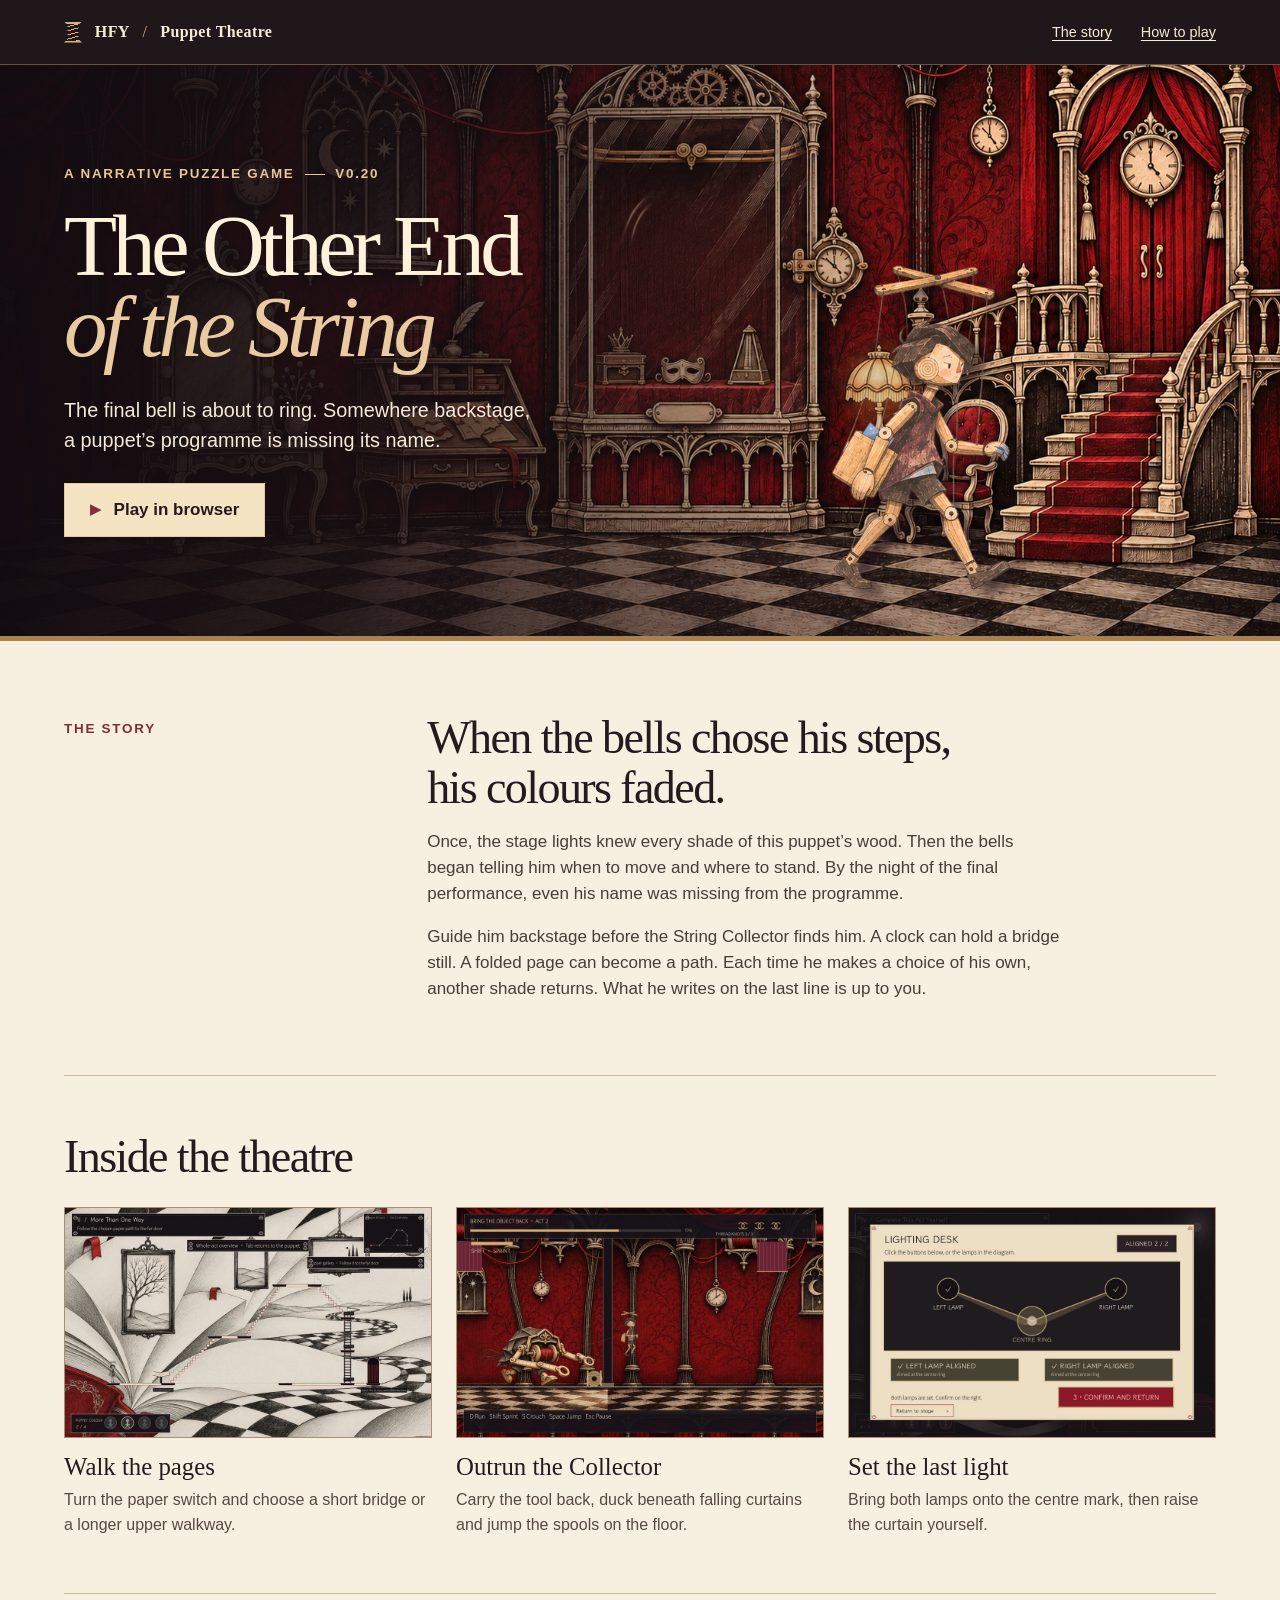
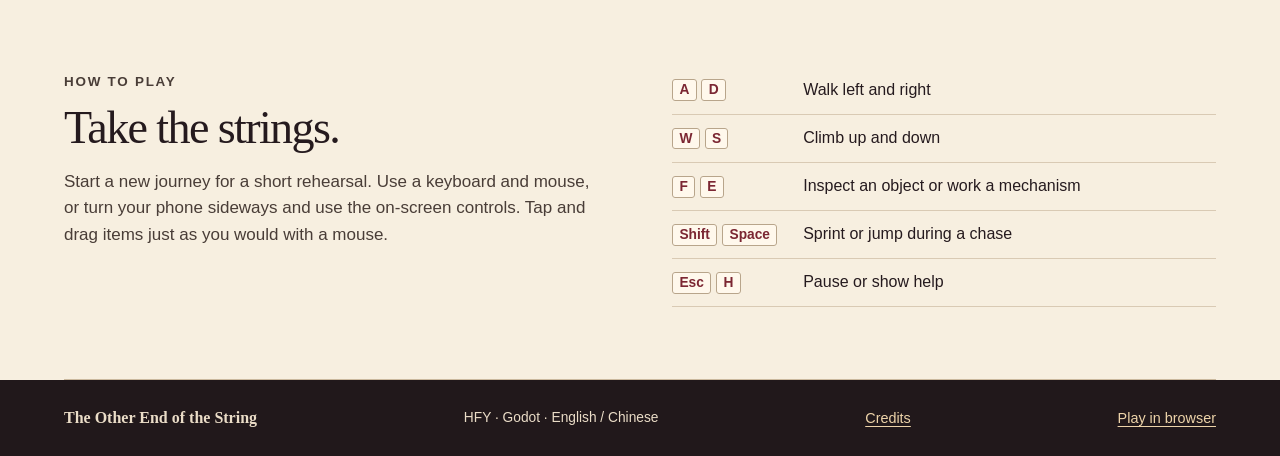
<file: index.html>
<!doctype html>
<html lang="en">
<head>
  <meta charset="utf-8">
  <meta name="viewport" content="width=device-width,initial-scale=1">
  <meta name="description" content="A hand-drawn puppet theatre adventure. Explore four mechanical stages, escape the String Collector and choose the last line of your own programme. Play in your browser.">
  <meta name="theme-color" content="#21181a">
  <title>The Other End of the String · Play online</title>
  <link rel="icon" href="stage.icon.png">
  <link rel="stylesheet" href="site.css">
</head>
<body>
  <header class="mast"><div class="mast-inner"><a href="./" class="brand"><span class="spool" aria-hidden="true"></span> HFY <span class="light">/</span> Puppet Theatre</a><nav aria-label="Page navigation"><a href="#story">The story</a><a href="#controls">How to play</a></nav></div></header>
  <main>
    <section class="stage" aria-labelledby="game-title">
      <img class="stage-scene" src="waiting-hall.webp" alt="" fetchpriority="high">
      <img class="actor" src="walking-puppet.webp" alt="A wooden marionette suspended from a crossbar">
      <div class="intro"><p class="kicker">A narrative puzzle game <i></i> v0.20</p>
        <h1 id="game-title">The Other End<br><em>of the String</em></h1>
        <p class="logline">The final bell is about to ring. Somewhere backstage, a puppet’s programme is missing its name.</p>
        <a class="play" href="play.html"><span aria-hidden="true">▶</span> Play in browser</a>
      </div>
    </section>
    <div class="paper">
      <section id="story" class="story wrap"><div class="chapter-label">The story</div><div>
        <h2>When the bells chose his steps,<br class="wide"> his colours faded.</h2>
        <p>Once, the stage lights knew every shade of this puppet’s wood. Then the bells began telling him when to move and where to stand. By the night of the final performance, even his name was missing from the programme.</p>
        <p>Guide him backstage before the String Collector finds him. A clock can hold a bridge still. A folded page can become a path. Each time he makes a choice of his own, another shade returns. What he writes on the last line is up to you.</p>
      </div></section>
      <section class="acts wrap" aria-labelledby="in-game"><div class="section-head"><h2 id="in-game">Inside the theatre</h2></div>
        <div class="stills">
          <figure><img src="paper-atrium.webp" width="960" height="600" loading="lazy" alt="A folded book opens a route above the floor of the Paper Atrium."><figcaption><h3>Walk the pages</h3><p>Turn the paper switch and choose a short bridge or a longer upper walkway.</p></figcaption></figure>
          <figure><img src="collector.webp" width="960" height="600" loading="lazy" alt="The brass String Collector follows the puppet through a red corridor."><figcaption><h3>Outrun the Collector</h3><p>Carry the tool back, duck beneath falling curtains and jump the spools on the floor.</p></figcaption></figure>
          <figure><img src="lighting.webp" width="960" height="600" loading="lazy" alt="Two theatre lights meet inside the centre ring at the lighting desk."><figcaption><h3>Set the last light</h3><p>Bring both lamps onto the centre mark, then raise the curtain yourself.</p></figcaption></figure>
        </div>
      </section>
      <section id="controls" class="guide wrap"><div><p class="chapter-label">How to play</p><h2>Take the strings.</h2><p>Start a new journey for a short rehearsal. Use a keyboard and mouse, or turn your phone sideways and use the on-screen controls. Tap and drag items just as you would with a mouse.</p></div>
        <dl><div><dt><kbd>A</kbd> <kbd>D</kbd></dt><dd>Walk left and right</dd></div><div><dt><kbd>W</kbd> <kbd>S</kbd></dt><dd>Climb up and down</dd></div><div><dt><kbd>F</kbd> <kbd>E</kbd></dt><dd>Inspect an object or work a mechanism</dd></div><div><dt><kbd>Shift</kbd> <kbd>Space</kbd></dt><dd>Sprint or jump during a chase</dd></div><div><dt><kbd>Esc</kbd> <kbd>H</kbd></dt><dd>Pause or show help</dd></div></dl>
      </section>
    </div>
  </main>
  <footer><strong>The Other End of the String</strong><span>HFY · Godot · English / Chinese</span><a href="credits.html">Credits</a><a href="play.html">Play in browser</a></footer>
</body>
</html>
</file>
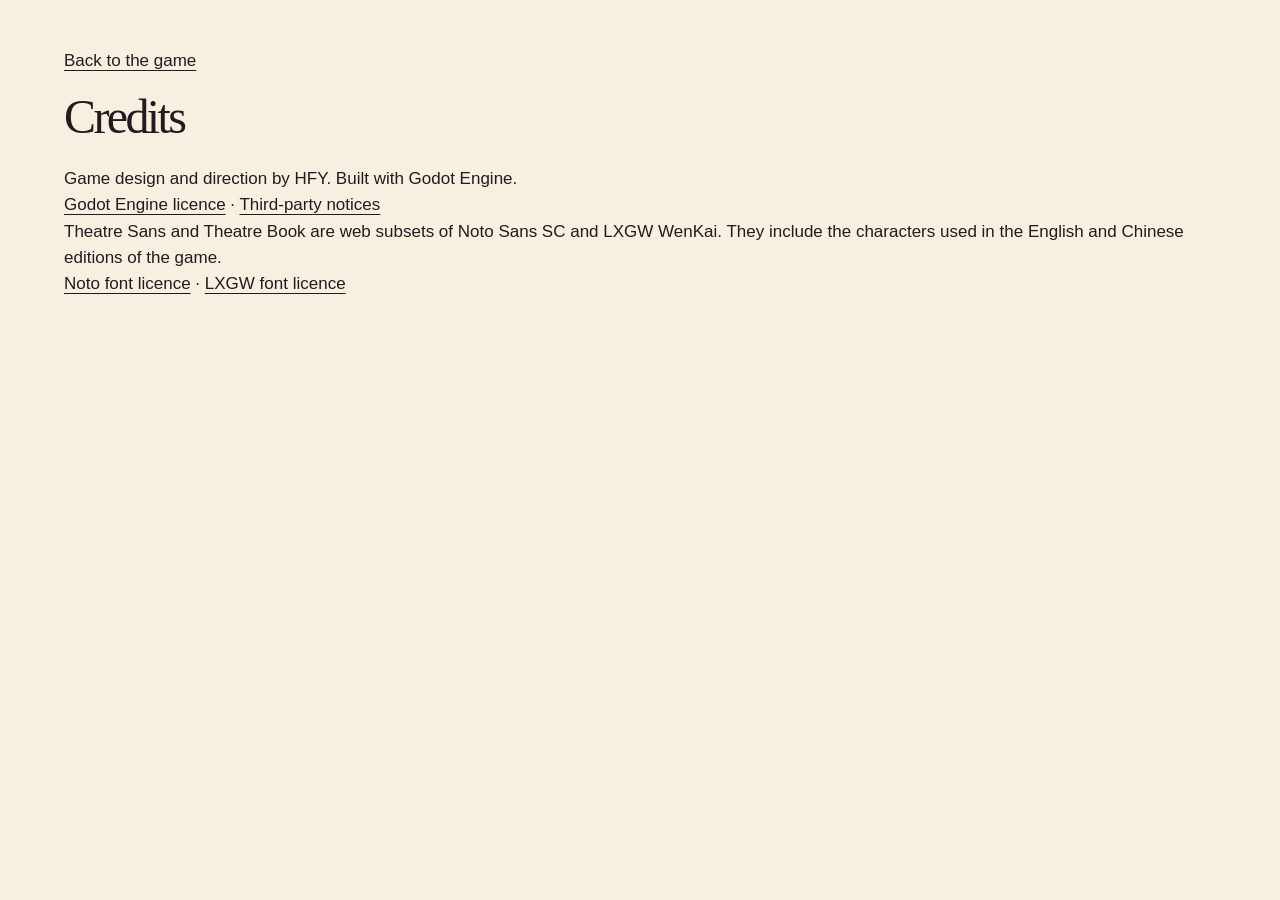
<file: credits.html>
<!doctype html>
<html lang="en"><head><meta charset="utf-8"><meta name="viewport" content="width=device-width,initial-scale=1"><title>Credits · The Other End of the String</title><link rel="stylesheet" href="site.css"></head>
<body><main class="wrap" style="padding-block:3rem"><a href="./">Back to the game</a><h1 style="font-size:3rem">Credits</h1><p>Game design and direction by HFY. Built with Godot Engine.</p><p><a href="GODOT-LICENSE.txt">Godot Engine licence</a> · <a href="GODOT-COPYRIGHT.txt">Third-party notices</a></p><p>Theatre Sans and Theatre Book are web subsets of Noto Sans SC and LXGW WenKai. They include the characters used in the English and Chinese editions of the game.</p><p><a href="Noto-OFL.txt">Noto font licence</a> · <a href="LXGW-OFL.txt">LXGW font licence</a></p></main></body></html>
</file>
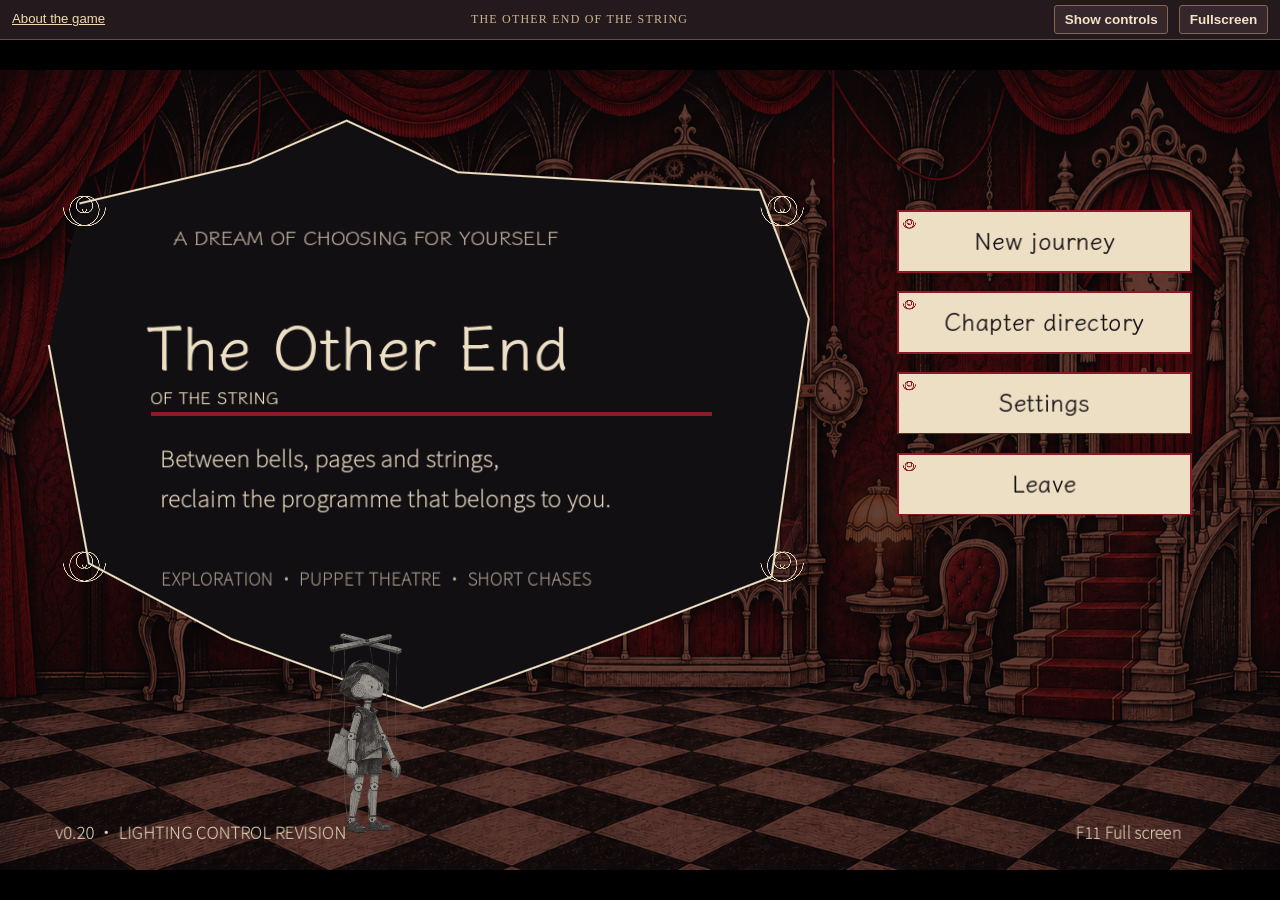
<file: play.html>
<!doctype html>
<html lang="en"><head><meta charset="utf-8"><meta name="viewport" content="width=device-width,initial-scale=1,viewport-fit=cover"><meta name="theme-color" content="#191317"><title>Play · The Other End of the String</title><link rel="icon" href="stage.icon.png"><link rel="stylesheet" href="player.css"></head>
<body>
<header><a href="./">About the game</a><span>THE OTHER END OF THE STRING</span><button type="button" id="toggle" aria-expanded="false" aria-controls="touch">Show controls</button><button id="full" type="button">Fullscreen</button></header>
<main><iframe id="game" src="stage.html" title="The Other End of the String, v0.20" allow="autoplay; fullscreen" allowfullscreen></iframe></main>
<div id="touch" hidden><div class="pad" aria-label="Movement"><button data-key="W" aria-label="W climb up">W ↑</button><button data-key="A" aria-label="A walk left">A ←</button><button data-key="S" aria-label="S climb down or crouch">S ↓</button><button data-key="D" aria-label="D walk right">D →</button></div>
<div class="actions"><button data-key="F">F · Inspect</button><button data-key="E">E · Use</button><button data-key="Space">Jump</button><button data-key="Shift">Sprint</button><button data-key="Tab">Map</button><button data-key="Esc">Pause</button></div></div>
<p id="rotate">For a larger stage, turn your phone sideways.</p><script src="player.js"></script>
</body></html>
</file>
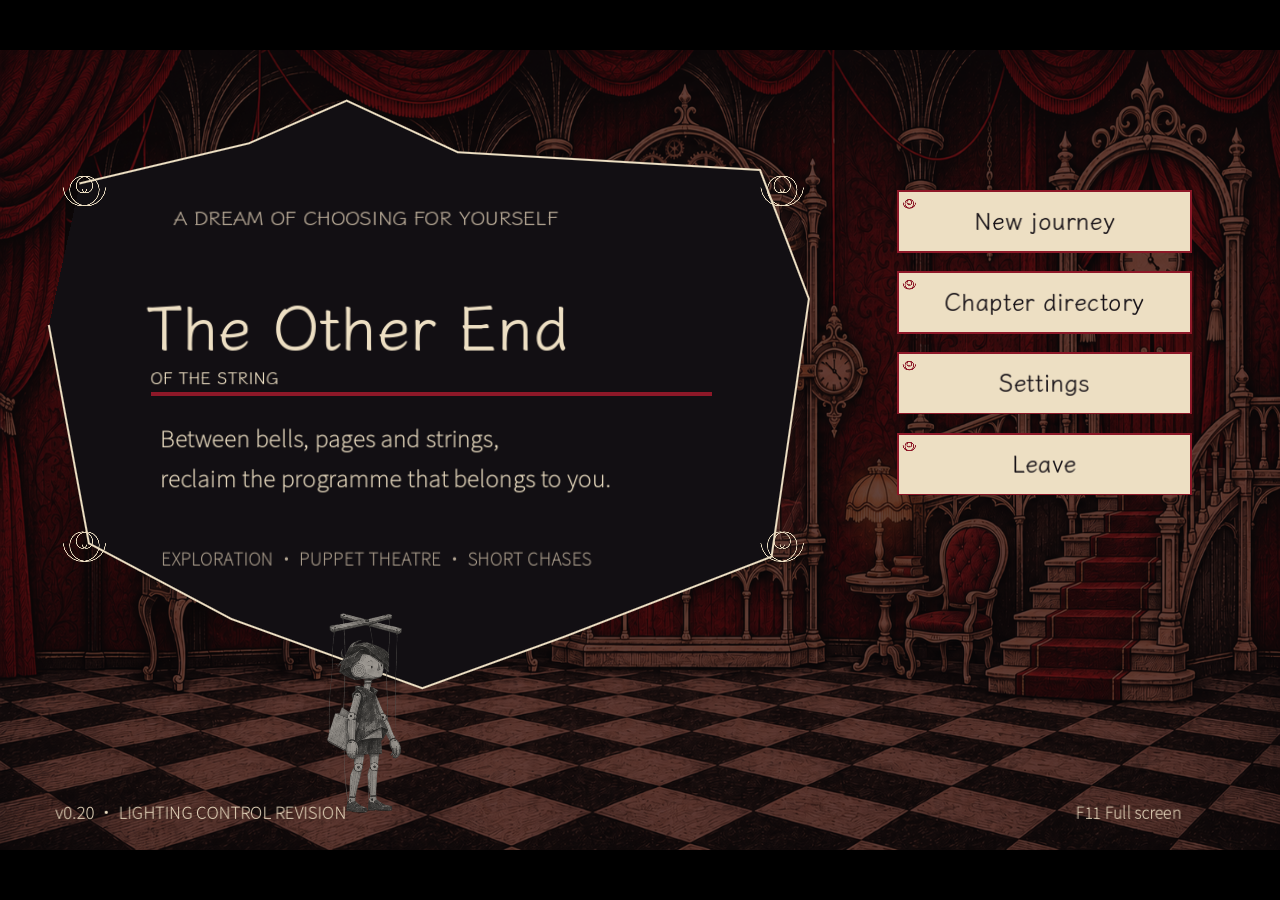
<file: stage.html>
<!DOCTYPE html>
<html lang="en">
	<head>
		<meta charset="utf-8">
		<meta name="viewport" content="width=device-width, user-scalable=no, initial-scale=1.0">
		<title>线的另一端</title>
		<style>
html, body, #canvas {
	margin: 0;
	padding: 0;
	border: 0;
}

body {
	color: white;
	background-color: black;
	overflow: hidden;
	touch-action: none;
}

#canvas {
	display: block;
}

#canvas:focus {
	outline: none;
}

#status, #status-splash, #status-progress {
	position: absolute;
	left: 0;
	right: 0;
}

#status, #status-splash {
	top: 0;
	bottom: 0;
}

#status {
	background-color: #242424;
	display: flex;
	flex-direction: column;
	justify-content: center;
	align-items: center;
	visibility: hidden;
}

#status-splash {
	max-height: 100%;
	max-width: 100%;
	margin: auto;
}

#status-splash.show-image--false {
	display: none;
}

#status-splash.fullsize--true {
	height: 100%;
	width: 100%;
	object-fit: contain;
}

#status-splash.use-filter--false {
	image-rendering: pixelated;
}

#status-progress, #status-notice {
	display: none;
}

#status-progress {
	bottom: 10%;
	width: 50%;
	margin: 0 auto;
}

#status-notice {
	background-color: #5b3943;
	border-radius: 0.5rem;
	border: 1px solid #9b3943;
	color: #e0e0e0;
	font-family: 'Noto Sans', 'Droid Sans', Arial, sans-serif;
	line-height: 1.3;
	margin: 0 2rem;
	overflow: hidden;
	padding: 1rem;
	text-align: center;
	z-index: 1;
}
		</style>
		<link id="-gd-engine-icon" rel="icon" type="image/png" href="stage.icon.png" />
<link rel="apple-touch-icon" href="stage.apple-touch-icon.png"/>

	</head>
	<body>
		<canvas id="canvas">
			Your browser does not support the canvas tag.
		</canvas>

		<noscript>
			Your browser does not support JavaScript.
		</noscript>

		<div id="status">
			<img id="status-splash" class="show-image--true fullsize--true use-filter--true" src="stage.png" alt="">
			<progress id="status-progress"></progress>
			<div id="status-notice"></div>
		</div>

		<script src="stream-build.js"></script>
		<script src="stage.js"></script>
		<script>
const GODOT_CONFIG = {"args":[],"canvasResizePolicy":2,"emscriptenPoolSize":8,"ensureCrossOriginIsolationHeaders":true,"executable":"stage","experimentalVK":false,"fileSizes":{"stage.pck":45543256,"stage.wasm":39514754},"focusCanvas":true,"gdextensionLibs":[],"godotPoolSize":4};
const GODOT_THREADS_ENABLED = false;
const engine = new Engine(GODOT_CONFIG);

(function () {
	const statusOverlay = document.getElementById('status');
	const statusProgress = document.getElementById('status-progress');
	const statusNotice = document.getElementById('status-notice');

	let initializing = true;
	let statusMode = '';

	function setStatusMode(mode) {
		if (statusMode === mode || !initializing) {
			return;
		}
		if (mode === 'hidden') {
			statusOverlay.remove();
			initializing = false;
			return;
		}
		statusOverlay.style.visibility = 'visible';
		statusProgress.style.display = mode === 'progress' ? 'block' : 'none';
		statusNotice.style.display = mode === 'notice' ? 'block' : 'none';
		statusMode = mode;
	}

	function setStatusNotice(text) {
		while (statusNotice.lastChild) {
			statusNotice.removeChild(statusNotice.lastChild);
		}
		const lines = text.split('\n');
		lines.forEach((line) => {
			statusNotice.appendChild(document.createTextNode(line));
			statusNotice.appendChild(document.createElement('br'));
		});
	}

	function displayFailureNotice(err) {
		console.error(err);
		if (err instanceof Error) {
			setStatusNotice(err.message);
		} else if (typeof err === 'string') {
			setStatusNotice(err);
		} else {
			setStatusNotice('An unknown error occurred.');
		}
		setStatusMode('notice');
		initializing = false;
	}

	const missing = Engine.getMissingFeatures({
		threads: GODOT_THREADS_ENABLED,
	});

	if (missing.length !== 0) {
		if (GODOT_CONFIG['serviceWorker'] && GODOT_CONFIG['ensureCrossOriginIsolationHeaders'] && 'serviceWorker' in navigator) {
			let serviceWorkerRegistrationPromise;
			try {
				serviceWorkerRegistrationPromise = navigator.serviceWorker.getRegistration();
			} catch (err) {
				serviceWorkerRegistrationPromise = Promise.reject(new Error('Service worker registration failed.'));
			}
			// There's a chance that installing the service worker would fix the issue
			Promise.race([
				serviceWorkerRegistrationPromise.then((registration) => {
					if (registration != null) {
						return Promise.reject(new Error('Service worker already exists.'));
					}
					return registration;
				}).then(() => engine.installServiceWorker()),
				// For some reason, `getRegistration()` can stall
				new Promise((resolve) => {
					setTimeout(() => resolve(), 2000);
				}),
			]).then(() => {
				// Reload if there was no error.
				window.location.reload();
			}).catch((err) => {
				console.error('Error while registering service worker:', err);
			});
		} else {
			// Display the message as usual
			const missingMsg = 'Error\nThe following features required to run Godot projects on the Web are missing:\n';
			displayFailureNotice(missingMsg + missing.join('\n'));
		}
	} else {
		setStatusMode('progress');
		engine.startGame({
			'onProgress': function (current, total) {
				if (current > 0 && total > 0) {
					statusProgress.value = current;
					statusProgress.max = total;
				} else {
					statusProgress.removeAttribute('value');
					statusProgress.removeAttribute('max');
				}
			},
		}).then(() => {
			setStatusMode('hidden');
		}, displayFailureNotice);
	}
}());
		</script>
	</body>
</html>
</file>
<file: site.css>
:root{color-scheme:light;--ink:#251a1e;--paper:#f7efe0;--rust:#822d35;--muted:#685850;--gold:#d8b177}*{box-sizing:border-box}body{margin:0;color:var(--ink);background:var(--paper);font:17px/1.55 'Segoe UI',Arial,sans-serif}a{color:inherit;text-underline-offset:.22em}a:focus-visible,button:focus-visible{outline:3px solid #d9a352;outline-offset:4px}h1,h2,h3,p,figure{margin:0}h1,h2,h3{font-family:Baskerville,'Baskerville Old Face',Georgia,serif;font-weight:400}h2{font-size:clamp(2.1rem,3.6vw,3.75rem);line-height:1.08;letter-spacing:-.035em}.mast{color:#f9ecd4;background:#20171b;border-bottom:1px solid #68513e}.mast-inner,footer{display:flex;align-items:center;justify-content:space-between;gap:1.5rem;padding:1rem max(5vw,calc((100vw - 1320px)/2));min-height:64px}.brand{font:600 1rem/1.2 Georgia,serif;letter-spacing:.025em;display:flex;align-items:center;gap:.8rem;text-decoration:none}.light{color:var(--gold);font-weight:400}.spool{display:inline-block;position:relative;width:18px;height:21px;border-block:2px solid var(--gold);background:repeating-linear-gradient(165deg,transparent 0 3px,var(--gold) 3px 4px);clip-path:polygon(0 0,100% 0,80% 17%,80% 83%,100% 100%,0 100%,20% 83%,20% 17%)}nav{display:flex;gap:1.8rem}nav a,footer a{font-size:.9rem}.stage{position:relative;isolation:isolate;overflow:hidden;min-height:clamp(510px,45vw,700px);display:flex;align-items:center;color:#fff2db;background:#251719;border-bottom:5px solid #aa8051}.stage-scene{position:absolute;z-index:-3;inset:0;width:100%;height:100%;object-fit:cover;object-position:center 59%}.stage:before{position:absolute;z-index:-2;inset:0;content:'';background:linear-gradient(90deg,rgba(18,12,16,.98) 0%,rgba(24,14,18,.88) 28%,rgba(24,14,18,.48) 50%,transparent 77%),linear-gradient(0deg,#120c114b,transparent 24%)}.actor{position:absolute;z-index:-1;height:57%;width:auto;right:21%;bottom:8%;filter:drop-shadow(12px 8px 6px #1b0e15a3)}.intro{padding:5.6rem max(5vw,calc((100vw - 1320px)/2));padding-right:0;width:min(54%,760px)}.kicker,.chapter-label{font-size:.84rem;font-weight:650;letter-spacing:.13em;text-transform:uppercase}.kicker{color:#e5c79a;display:flex;gap:.65rem;align-items:center}.kicker i{width:20px;height:1px;background:currentColor}h1{font-size:clamp(3.8rem,6.8vw,7.1rem);line-height:.94;letter-spacing:-.055em;margin:1.25rem 0 1.65rem}h1 em{color:#eacba1;font-weight:400}.logline{max-width:30rem;font-size:clamp(1.04rem,1.55vw,1.3rem);color:#f6e9d9}.play{display:inline-flex;align-items:center;gap:.8rem;background:#f4e4c4;color:#2a171a;text-decoration:none;padding:.82rem 1.55rem;border:1px solid #e5c89e;font-weight:650;margin-top:1.65rem}.play span{color:#862d38;font-size:.85rem}.play:hover{background:#fff8e9}.wrap{width:min(1200px,90%);margin:auto}.paper{background:#f7efe0}.story,.guide{display:grid;grid-template-columns:.55fr 1.45fr;gap:4rem;padding-block:4.5rem;border-bottom:1px solid #cbb99e}.chapter-label{color:var(--rust);padding-top:.35rem}.story p,.guide p{max-width:67ch;margin-top:1rem;color:#493d37}.acts{padding-block:3.5rem;border-bottom:1px solid #cbb99e}.section-head{margin-bottom:1.6rem}.stills{display:grid;grid-template-columns:repeat(3,minmax(0,1fr));gap:1.5rem}.stills img{width:100%;height:auto;display:block;border:1px solid #a88e73;background:#301e22}.stills h3{font-size:1.55rem;line-height:1.22;margin:.9rem 0 .35rem}.stills p{font-size:1rem;color:#574941}.guide{grid-template-columns:1fr 1fr;align-items:start}.guide .chapter-label{margin:0 0 .65rem}.guide dl{margin:0}.guide dl div{display:flex;gap:1rem;padding:.65rem 0;border-bottom:1px solid #d9cab4;align-items:center}.guide dt{width:7.2rem;flex-shrink:0}.guide dd{margin:0;font-size:1rem}kbd{font:600 .86rem 'Segoe UI',Arial,sans-serif;padding:.15rem .4rem;border:1px solid #b8a58b;border-radius:3px;background:#fff8ec;color:#7b2632}footer{background:#21181b;color:#eadcc7;padding-block:1.6rem;flex-wrap:wrap;font-size:.86rem}footer strong{font-family:Georgia,serif;font-size:1rem}footer a{color:#edd3a9}@media(max-width:700px){.mast-inner{min-height:55px;gap:.75rem}.brand{gap:.45rem;font-size:.88rem}nav{gap:.7rem}nav a{font-size:.8rem}.stage{display:block;padding-top:46vw;min-height:0;background:#24181c}.stage-scene{top:0;height:58vw;object-position:50% 62%}.stage:before{background:linear-gradient(0deg,#24181c 5%,transparent 95%);top:34vw;height:24vw;bottom:auto}.actor{height:32vw;top:7vw;right:25%;bottom:auto}.intro{width:100%;padding:1.65rem 5% 2.75rem}.kicker,.chapter-label{font-size:.78rem}h1{font-size:clamp(3.35rem,12.5vw,5.2rem);margin:.9rem 0 1.1rem}.logline{font-size:1.02rem}.play{margin-top:1.25rem}.story,.guide{display:block;padding-block:2.6rem}.story .chapter-label{margin-bottom:1rem}.wide{display:none}.acts{padding-block:2.5rem}.stills{grid-template-columns:1fr;gap:1.8rem}.guide dl{margin-top:1.25rem}.guide dl div{gap:.5rem}.guide dt{width:6.3rem}footer{gap:.6rem 1.5rem}}
</file>
<file: player.css>
*{box-sizing:border-box}html,body{margin:0;width:100%;height:100%;background:#1b1418;color:#f5e5ca;color-scheme:dark;font:15px/1.4 'Segoe UI',Arial,sans-serif}body{height:100vh;height:100dvh;display:flex;flex-direction:column;padding:env(safe-area-inset-top) env(safe-area-inset-right) env(safe-area-inset-bottom) env(safe-area-inset-left)}header{padding:.35rem .8rem;display:flex;align-items:center;gap:.7rem;min-height:39px;background:#241a1d;border-bottom:1px solid #6a503d}header span{margin:auto;font:12px Georgia,serif;letter-spacing:.1em;color:#cfb58e;text-align:center}header a{color:#f3dbaf;font-size:.88rem}button{font:600 .9rem 'Segoe UI',Arial,sans-serif;border:1px solid #83674d;border-radius:3px;background:#35272c;color:#f5e4c8;padding:.39rem .65rem;cursor:pointer}button:focus-visible,a:focus-visible{outline:2px solid #ecc583}.held{background:#f3deae!important;color:#38222b!important}main{flex:1;min-height:0;display:flex}iframe{display:block;width:100%;height:100%;border:0}#touch{display:flex;justify-content:space-between;gap:1rem;align-items:center;padding:5px 1.1rem 7px;background:#21181d;border-top:1px solid #71553d;touch-action:none;user-select:none;-webkit-user-select:none}#touch[hidden]{display:none}#touch button{min-width:45px;min-height:38px;touch-action:none}.pad{display:grid;grid-template-columns:repeat(3,1fr);gap:3px}.pad button:first-child{grid-column:2}.pad button:nth-child(2){grid-column:1}.actions{display:grid;grid-template-columns:repeat(3,minmax(45px,1fr));gap:3px}#rotate{display:none} @media(pointer:coarse) and (orientation:portrait){header{flex-wrap:wrap}header span{display:none}header a{margin-right:auto}#rotate{display:block;color:#dfc398;font-size:.82rem;text-align:center;margin:.35rem}.pad button,.actions button{font-size:.79rem}#touch{gap:.4rem;padding:.35rem}.actions{gap:3px}}@media(max-height:500px){header{min-height:29px;padding:2px .7rem}header button{padding:.2rem .55rem}#touch{padding:3px .8rem;gap:.5rem}#touch button{min-height:30px;padding:.25rem .6rem}}
</file>
